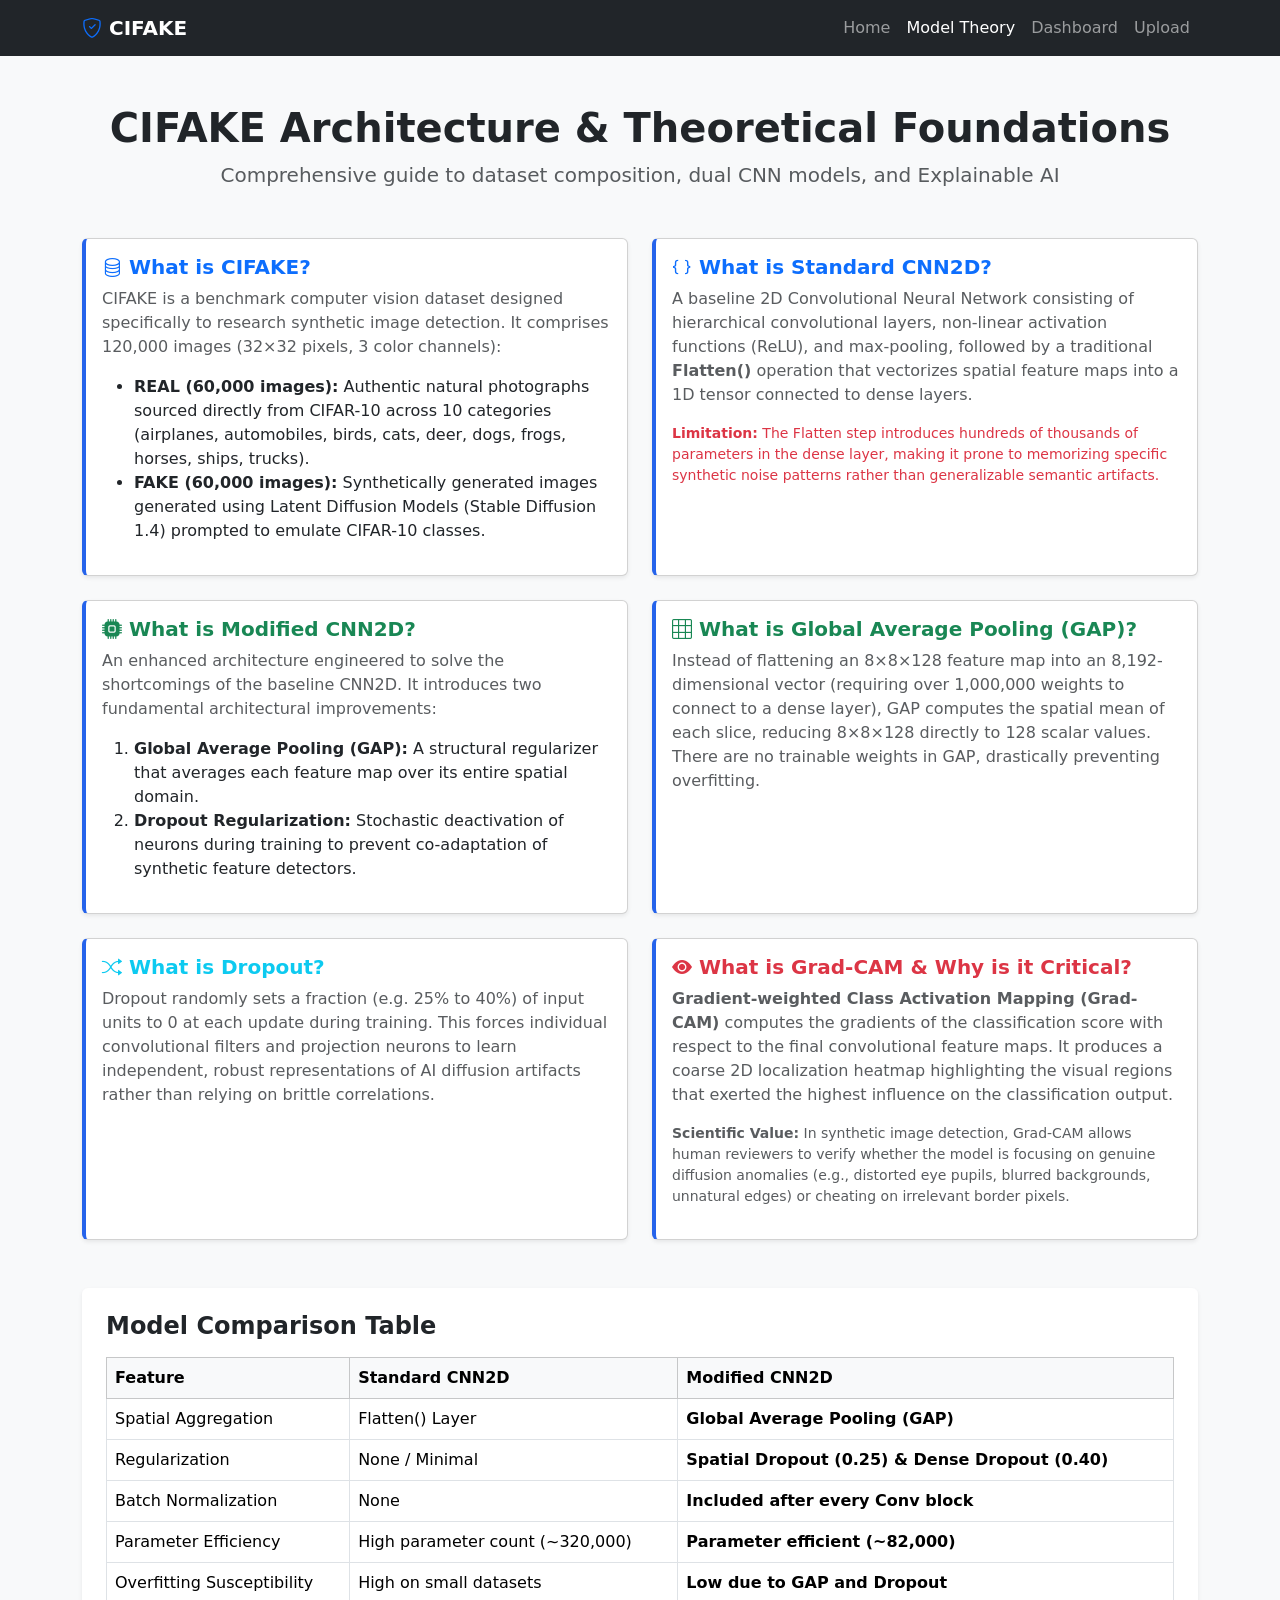
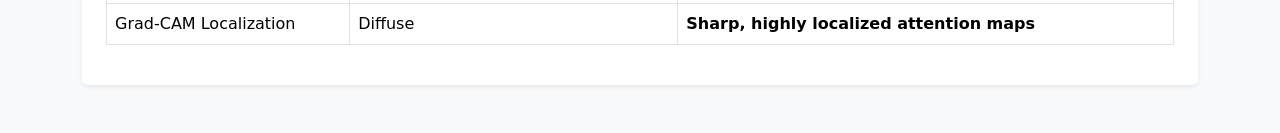
<file: cifake_python/templates/model_info.html>
<!DOCTYPE html>
<html lang="en">
<head>
    <meta charset="UTF-8">
    <meta name="viewport" content="width=device-width, initial-scale=1.0">
    <title>Model Architecture & Theory - CIFAKE</title>
    <link href="https://cdn.jsdelivr.net/npm/bootstrap@5.3.2/dist/css/bootstrap.min.css" rel="stylesheet">
    <link rel="stylesheet" href="https://cdn.jsdelivr.net/npm/bootstrap-icons@1.11.3/font/bootstrap-icons.min.css">
    <style>
        .concept-card { border-left: 4px solid #2563eb; background: #ffffff; }
    </style>
</head>
<body class="bg-light">
    <nav class="navbar navbar-expand-lg navbar-dark bg-dark">
        <div class="container">
            <a class="navbar-brand fw-bold" href="/"><i class="bi bi-shield-check text-primary"></i> CIFAKE</a>
            <div class="navbar-nav ms-auto">
                <a class="nav-link" href="/">Home</a>
                <a class="nav-link active" href="/model-info">Model Theory</a>
                <a class="nav-link" href="/dashboard">Dashboard</a>
                <a class="nav-link" href="/upload">Upload</a>
            </div>
        </div>
    </nav>

    <div class="container my-5">
        <div class="text-center mb-5">
            <h1 class="fw-bold">CIFAKE Architecture & Theoretical Foundations</h1>
            <p class="lead text-muted">Comprehensive guide to dataset composition, dual CNN models, and Explainable AI</p>
        </div>

        <div class="row g-4">
            <div class="col-md-6">
                <div class="card concept-card shadow-sm h-100 p-3">
                    <h5 class="fw-bold text-primary"><i class="bi bi-database"></i> What is CIFAKE?</h5>
                    <p class="text-muted">CIFAKE is a benchmark computer vision dataset designed specifically to research synthetic image detection. It comprises 120,000 images (32×32 pixels, 3 color channels):</p>
                    <ul>
                        <li><strong>REAL (60,000 images):</strong> Authentic natural photographs sourced directly from CIFAR-10 across 10 categories (airplanes, automobiles, birds, cats, deer, dogs, frogs, horses, ships, trucks).</li>
                        <li><strong>FAKE (60,000 images):</strong> Synthetically generated images generated using Latent Diffusion Models (Stable Diffusion 1.4) prompted to emulate CIFAR-10 classes.</li>
                    </ul>
                </div>
            </div>

            <div class="col-md-6">
                <div class="card concept-card shadow-sm h-100 p-3">
                    <h5 class="fw-bold text-primary"><i class="bi bi-braces"></i> What is Standard CNN2D?</h5>
                    <p class="text-muted">A baseline 2D Convolutional Neural Network consisting of hierarchical convolutional layers, non-linear activation functions (ReLU), and max-pooling, followed by a traditional <strong>Flatten()</strong> operation that vectorizes spatial feature maps into a 1D tensor connected to dense layers.</p>
                    <p class="small text-danger"><strong>Limitation:</strong> The Flatten step introduces hundreds of thousands of parameters in the dense layer, making it prone to memorizing specific synthetic noise patterns rather than generalizable semantic artifacts.</p>
                </div>
            </div>

            <div class="col-md-6">
                <div class="card concept-card shadow-sm h-100 p-3">
                    <h5 class="fw-bold text-success"><i class="bi bi-cpu-fill"></i> What is Modified CNN2D?</h5>
                    <p class="text-muted">An enhanced architecture engineered to solve the shortcomings of the baseline CNN2D. It introduces two fundamental architectural improvements:</p>
                    <ol>
                        <li><strong>Global Average Pooling (GAP):</strong> A structural regularizer that averages each feature map over its entire spatial domain.</li>
                        <li><strong>Dropout Regularization:</strong> Stochastic deactivation of neurons during training to prevent co-adaptation of synthetic feature detectors.</li>
                    </ol>
                </div>
            </div>

            <div class="col-md-6">
                <div class="card concept-card shadow-sm h-100 p-3">
                    <h5 class="fw-bold text-success"><i class="bi bi-grid-3x3"></i> What is Global Average Pooling (GAP)?</h5>
                    <p class="text-muted">Instead of flattening an 8×8×128 feature map into an 8,192-dimensional vector (requiring over 1,000,000 weights to connect to a dense layer), GAP computes the spatial mean of each slice, reducing 8×8×128 directly to 128 scalar values. There are no trainable weights in GAP, drastically preventing overfitting.</p>
                </div>
            </div>

            <div class="col-md-6">
                <div class="card concept-card shadow-sm h-100 p-3">
                    <h5 class="fw-bold text-info"><i class="bi bi-shuffle"></i> What is Dropout?</h5>
                    <p class="text-muted">Dropout randomly sets a fraction (e.g. 25% to 40%) of input units to 0 at each update during training. This forces individual convolutional filters and projection neurons to learn independent, robust representations of AI diffusion artifacts rather than relying on brittle correlations.</p>
                </div>
            </div>

            <div class="col-md-6">
                <div class="card concept-card shadow-sm h-100 p-3">
                    <h5 class="fw-bold text-danger"><i class="bi bi-eye-fill"></i> What is Grad-CAM & Why is it Critical?</h5>
                    <p class="text-muted"><strong>Gradient-weighted Class Activation Mapping (Grad-CAM)</strong> computes the gradients of the classification score with respect to the final convolutional feature maps. It produces a coarse 2D localization heatmap highlighting the visual regions that exerted the highest influence on the classification output.</p>
                    <p class="small text-muted"><strong>Scientific Value:</strong> In synthetic image detection, Grad-CAM allows human reviewers to verify whether the model is focusing on genuine diffusion anomalies (e.g., distorted eye pupils, blurred backgrounds, unnatural edges) or cheating on irrelevant border pixels.</p>
                </div>
            </div>
        </div>

        <div class="card shadow-sm border-0 mt-5 p-4">
            <h4 class="fw-bold mb-3">Model Comparison Table</h4>
            <div class="table-responsive">
                <table class="table table-bordered">
                    <thead class="table-light">
                        <tr>
                            <th>Feature</th>
                            <th>Standard CNN2D</th>
                            <th>Modified CNN2D</th>
                        </tr>
                    </thead>
                    <tbody>
                        <tr>
                            <td>Spatial Aggregation</td>
                            <td>Flatten() Layer</td>
                            <td><strong>Global Average Pooling (GAP)</strong></td>
                        </tr>
                        <tr>
                            <td>Regularization</td>
                            <td>None / Minimal</td>
                            <td><strong>Spatial Dropout (0.25) & Dense Dropout (0.40)</strong></td>
                        </tr>
                        <tr>
                            <td>Batch Normalization</td>
                            <td>None</td>
                            <td><strong>Included after every Conv block</strong></td>
                        </tr>
                        <tr>
                            <td>Parameter Efficiency</td>
                            <td>High parameter count (~320,000)</td>
                            <td><strong>Parameter efficient (~82,000)</strong></td>
                        </tr>
                        <tr>
                            <td>Overfitting Susceptibility</td>
                            <td>High on small datasets</td>
                            <td><strong>Low due to GAP and Dropout</strong></td>
                        </tr>
                        <tr>
                            <td>Grad-CAM Localization</td>
                            <td>Diffuse</td>
                            <td><strong>Sharp, highly localized attention maps</strong></td>
                        </tr>
                    </tbody>
                </table>
            </div>
        </div>
    </div>
</body>
</html>
</file>
